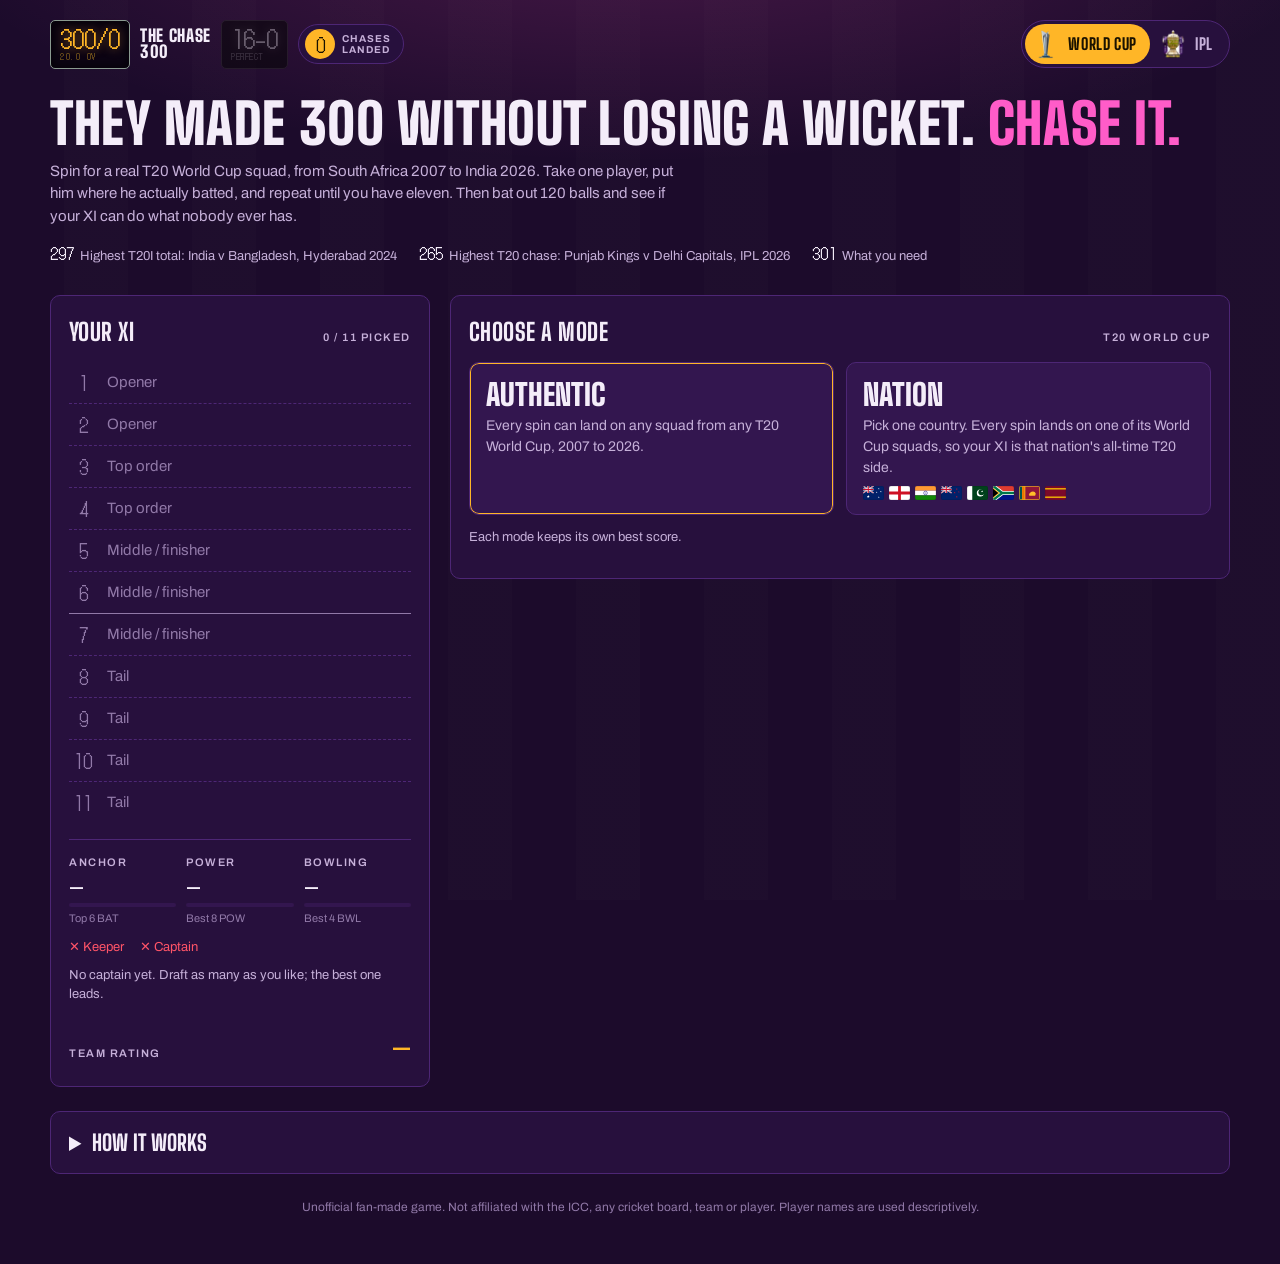
<file: index.html>
<!doctype html>
<html lang="en">
<head>
<meta charset="utf-8">
<meta name="viewport" content="width=device-width, initial-scale=1, viewport-fit=cover">
<title>The Chase 300</title>
<meta name="description" content="The opposition made 300/0. Draft an XI from every T20 World Cup squad and every IPL season, and chase 301 in 20 overs.">
<meta name="theme-color" content="#0a1812">
<meta property="og:title" content="The Chase 300">
<meta property="og:description" content="Draft T20 World Cup and IPL legends and chase cricket's impossible 301.">
<meta property="og:type" content="website">
<link rel="icon" href="favicon.svg" type="image/svg+xml">
<link rel="preconnect" href="https://fonts.googleapis.com">
<link rel="preconnect" href="https://fonts.gstatic.com" crossorigin>
<link rel="stylesheet" href="https://fonts.googleapis.com/css2?family=Archivo:wght@400;500;600;700&family=Big+Shoulders+Display:wght@600;800;900&family=DotGothic16&display=swap">
<link rel="stylesheet" href="css/style.css">
</head>
<body>
<div class="wrap">
  <header class="topbar">
    <div class="brand">
    <button class="logo game on" id="home" type="button" title="Start over" aria-label="The Chase 300. Start a new draft">
      <span class="mini-board chase" aria-hidden="true"><b>300/0</b><small>20.0 OV</small></span>
      <span class="logo-t">The Chase<br>300</span>
    </button>
    <a class="game off" href="perfect-ssn.html" title="Play Perfect Season" aria-label="Play Perfect Season">
      <span class="mini-board season" aria-hidden="true"><b>16-0</b><small>PERFECT</small></span>
    </a>
    <button class="mychases" id="mychases" type="button" aria-label="My successful chases"></button>
    </div>
    <div class="comp" role="group" aria-label="Edition" id="comp"></div>
  </header>
  <section class="hero">
    <h1>They made 300 without losing a wicket. <em>Chase it.</em></h1>
    <p id="blurb">Spin for a real squad, take one player, put him where he actually batted, and repeat until you have eleven. Then bat out 120 balls and see if your XI can do what nobody ever has.</p>
    <div class="facts" id="facts"><span><b>301</b>What you need</span></div>
  </section>

  <div class="grid">
    <section class="panel" aria-labelledby="xi-h">
      <div class="ph"><h2 id="xi-h">Your XI</h2><span class="lbl num" id="picked">0 / 11 picked</span></div>
      <ol class="lineup" id="lineup"></ol>
      <div class="ratings">
        <div class="meter"><div class="lbl">Anchor</div><div class="v num" id="r-anc">–</div><div class="bar"><i id="b-anc"></i></div><small>Top 6 BAT</small></div>
        <div class="meter"><div class="lbl">Power</div><div class="v num" id="r-pow">–</div><div class="bar"><i id="b-pow"></i></div><small>Best 8 POW</small></div>
        <div class="meter"><div class="lbl">Bowling</div><div class="v num" id="r-bwl">–</div><div class="bar"><i id="b-bwl"></i></div><small>Best 4 BWL</small></div>
      </div>
      <div class="checks"><span id="ck-k" class="no">✕ Keeper</span><span id="ck-c" class="no">✕ Captain</span></div>
      <div class="capline" id="capline"></div>
      <div class="ovr"><span class="lbl">Team rating</span><span class="v num" id="r-ovr">–</span></div>
    </section>

    <section class="panel play" id="play" aria-live="polite"></section>
  </div>

  <section class="panel" id="honours" hidden aria-labelledby="hb-h">
    <div class="ph"><h2 id="hb-h">Honours board</h2><span class="lbl">Top 10 chases, all players</span></div>
    <ol class="board-list" id="board-list"><li><span class="who">Loading…</span><span></span></li></ol>
  </section>

  <details class="how">
    <summary>How it works</summary>
    <div class="howgrid">
      <div><h4>The draft</h4><p>Each spin lands on one squad from one season: a T20 World Cup team or an IPL franchise, depending on the switch at the top. Pick one player and drop him into a slot he really batted in. Picks are final. You get 3 re-rolls per draft, and a squad with nobody who fits your open slots gives you a free spin.</p></div>
      <div><h4>BAT · Anchor</h4><p>How long he stays in. Only your top six count. A 300 chase dies fast if the top order is gone in the powerplay.</p></div>
      <div><h4>POW · Power</h4><p>Strike rate and six-hitting. Your eight biggest hitters count, wherever they bat, so a slugger at number nine still helps.</p></div>
      <div><h4>BWL · Bowling</h4><p>Your four best bowlers, wherever they bat. They conceded 300, but legends in the dugout lift the side: fewer soft dismissals, more boundaries.</p></div>
      <div><h4>Golden cards</h4><p>The Player of the Tournament from each World Cup, and the MVP from each IPL season, has a gold card. Spot one, grab him.</p></div>
      <div><h4>Captain</h4><p>Every captain carries a hidden captaincy rating. Draft as many captains as you like; the one with the best rating leads automatically. When a wicket falls, the side wobbles for a couple of overs, and a great leader keeps that wobble small. No captain at all and collapses come in clusters.</p></div>
      <div><h4>Keeper</h4><p>No gloveman costs you a small penalty in the chase.</p></div>
      <div><h4>Ratings</h4><p>Every card is a player at one tournament, so Kohli 2014 and Kohli 2022 are different cards. Numbers are fan estimates from form and reputation in that event, not official data. <span class="t95">95+ gold</span>, <span class="t90">90+ purple</span>, <span class="t85">85+ green</span>.</p></div>
    </div>
  </details>
  <div class="overlay" id="myov" hidden role="dialog" aria-modal="true" aria-labelledby="my-title">
  <div class="modal">
    <div class="ph"><h2 id="my-title">My chases</h2><button class="closebtn" id="my-close" aria-label="Close">×</button></div>
    <div id="my-body"></div>
  </div>
</div>
<footer>Unofficial fan-made game. Not affiliated with the ICC, any cricket board, team or player. Player names are used descriptively. <span id="best"></span></footer>
</div>

<script src="js/config.js"></script>
<script src="js/engine.js"></script>
<script src="js/share.js"></script>
<script src="js/flags.js"></script>
<script src="js/app.js"></script>
</body>
</html>
</file>
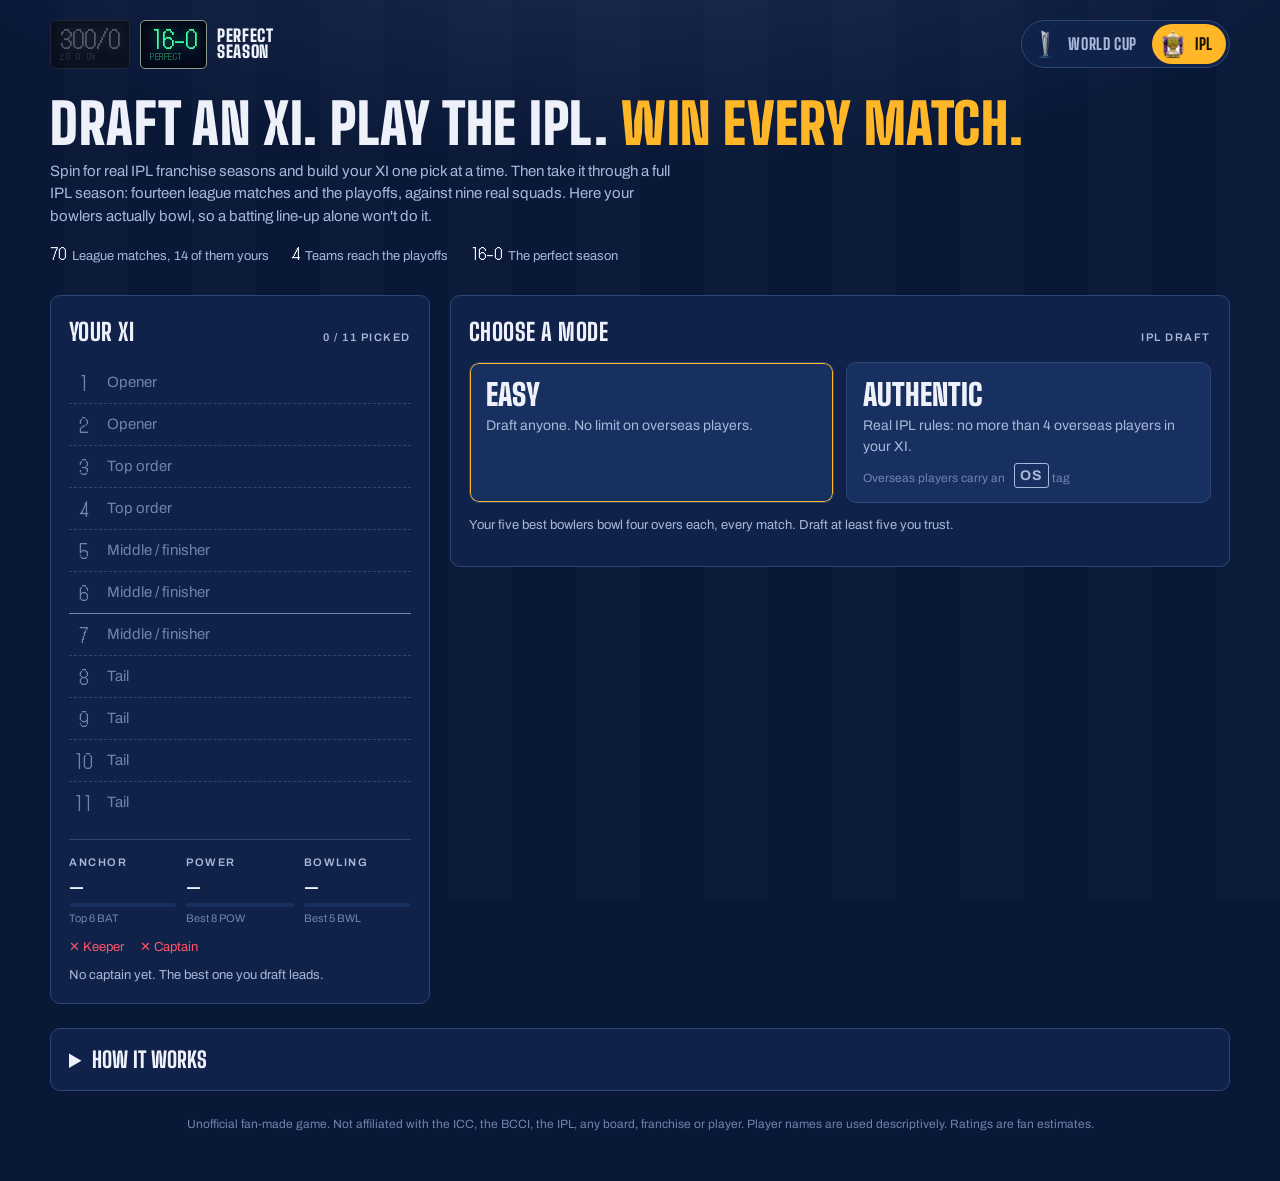
<file: perfect-ssn.html>
<!doctype html>
<html lang="en" data-edition="ipl">
<head>
<meta charset="utf-8">
<meta name="viewport" content="width=device-width, initial-scale=1, viewport-fit=cover">
<title>Perfect Season</title>
<meta name="description" content="Draft an XI, then play a full simulated IPL season or T20 World Cup with every stat. Can you win every match?">
<meta name="theme-color" content="#0a1838">
<meta property="og:title" content="Perfect Season">
<meta property="og:description" content="Draft IPL legends and try to win every match of the season.">
<meta property="og:type" content="website">
<link rel="icon" href="favicon.svg" type="image/svg+xml">
<link rel="preconnect" href="https://fonts.googleapis.com">
<link rel="preconnect" href="https://fonts.gstatic.com" crossorigin>
<link rel="stylesheet" href="https://fonts.googleapis.com/css2?family=Archivo:wght@400;500;600;700&family=Big+Shoulders+Display:wght@600;800;900&family=DotGothic16&display=swap">
<link rel="stylesheet" href="css/style.css">
</head>
<body>
<div class="wrap">
  <header class="topbar">
    <div class="brand">
    <a class="game off" href="index.html" title="Play The Chase 300" aria-label="Play The Chase 300">
      <span class="mini-board chase" aria-hidden="true"><b>300/0</b><small>20.0 OV</small></span>
    </a>
    <button class="logo game on" id="home" type="button" title="Start over" aria-label="Perfect Season. Start a new draft">
      <span class="mini-board season" aria-hidden="true"><b>16-0</b><small>PERFECT</small></span>
      <span class="logo-t">Perfect<br>Season</span>
    </button>
    </div>
    <div class="comp" role="group" aria-label="Edition" id="comp"></div>
  </header>
  <section class="hero">
    <h1>Draft an XI. <span id="h1-comp">Play the IPL.</span> <em>Win every match.</em></h1>
    <p id="blurb">Spin for real IPL franchise seasons and build your XI one pick at a time. Then take it through a full IPL season: fourteen league matches and the playoffs, against nine real squads. Here your bowlers actually bowl, so a batting line-up alone won't do it.</p>
    <div class="facts" id="facts"><span><b>70</b>League matches, 14 of them yours</span><span><b>4</b>Teams reach the playoffs</span><span><b>16-0</b>The perfect season</span></div>
  </section>

  <div class="grid">
    <section class="panel" aria-labelledby="xi-h">
      <div class="ph"><h2 id="xi-h">Your XI</h2><span class="lbl num" id="picked">0 / 11 picked</span></div>
      <ol class="lineup" id="lineup"></ol>
      <div class="ratings">
        <div class="meter"><div class="lbl">Anchor</div><div class="v num" id="r-anc">–</div><div class="bar"><i id="b-anc"></i></div><small>Top 6 BAT</small></div>
        <div class="meter"><div class="lbl">Power</div><div class="v num" id="r-pow">–</div><div class="bar"><i id="b-pow"></i></div><small>Best 8 POW</small></div>
        <div class="meter"><div class="lbl">Bowling</div><div class="v num" id="r-bwl">–</div><div class="bar"><i id="b-bwl"></i></div><small>Best 5 BWL</small></div>
      </div>
      <div class="checks"><span id="ck-k" class="no">✕ Keeper</span><span id="ck-c" class="no">✕ Captain</span></div>
      <div class="capline" id="capline"></div>
    </section>

    <section class="panel play" id="play" aria-live="polite"></section>
  </div>

  <details class="how">
    <summary>How it works</summary>
    <div class="howgrid">
      <div><h4>The draft</h4><p>Each spin lands on one squad from one season: an IPL franchise or a World Cup team, depending on the edition you pick at the top. Pick one player and drop him into a slot he really batted in. Picks are final. You get 3 re-rolls, and a squad with nobody who fits gives you a free spin.</p></div>
      <div><h4>Modes</h4><p>IPL: Easy lets you draft anyone, Authentic allows at most 4 overseas players. World Cup: Authentic spins any squad, Nation sticks to one country's squads.</p></div>
      <div><h4>IPL season</h4><p>Ten teams: yours and nine real IPL squads from random years. Everyone plays 14 league matches, 70 in all. The top four go to Qualifier 1, the Eliminator, Qualifier 2 and the final.</p></div>
      <div><h4>World Cup</h4><p>Ten teams: yours and nine real national squads. Everyone plays everyone once, 45 matches in all. The top four go to the semi-finals (1st v 4th, 2nd v 3rd), then the final.</p></div>
      <div><h4>Batting</h4><p>BAT decides how long a batter lasts, POW how fast he scores. Line-up order matters: openers face the new ball, finishers arrive at the death.</p></div>
      <div><h4>Bowling</h4><p>Your five best BWL ratings bowl four overs each. The top two share the powerplay and the death. Good bowlers take wickets and squeeze the run rate; part-timers get hit.</p></div>
      <div><h4>Captain and keeper</h4><p>The best captain you draft leads, and his hidden captaincy rating steadies the side after a wicket. No keeper means more runs leak in the field.</p></div>
      <div><h4>Opponents</h4><p>Each opponent fields its best XI from that year's squad. Any player you drafted is left out of their side, so nobody plays against himself.</p></div>
      <div><h4>Perfect run</h4><p>IPL: all 14 league matches, Qualifier 1 and the final, 16-0. World Cup: all 9 league matches, the semi-final and the final, 11-0. One defeat ends the perfect run, but the trophy is still there to win.</p></div>
    </div>
  </details>
  <footer>Unofficial fan-made game. Not affiliated with the ICC, the BCCI, the IPL, any board, franchise or player. Player names are used descriptively. Ratings are fan estimates. <span id="best"></span></footer>
</div>

<script src="js/config.js"></script>
<script src="js/engine.js"></script>
<script src="js/flags.js"></script>
<script src="js/season-engine.js"></script>
<script src="js/season.js"></script>
</body>
</html>
</file>
<file: css/style.css>
*,*::before,*::after{box-sizing:border-box}
html,body{margin:0}
img{max-width:100%}
[hidden]{display:none!important}
/* Floodlit night match: turf-dark ground, chalk lines, amber LED scoreboard. Two-panel board: line-up left, play area right. */
:root{
  --turf:#0a1812; --turf-2:#10241b; --turf-3:#173226; --line:#2a4a3a;
  --chalk:#ebe6d6; --chalk-dim:#9fb3a7; --chalk-faint:#647d70;
  --accent:#ffb627; --on-accent:#1a1200; --board:#050b08; --glow:rgba(255,240,200,.09);
  --led:#ffb627; --gold:#e8b931; --gold-hi:#ffd866; --led-dim:#7a5a1c; --wkt:#ff5468; --four:#7fd6ff; --good:#7ee2a0; --tier-gold:#ffd24a; --tier-glow:rgba(255,210,74,.35); --tier-purple:#c39bff; --tier-green:#6fe39a; --notout:#7fd6ff;
  --f-display:"Big Shoulders Display","Arial Narrow",Impact,sans-serif;
  --f-body:"Archivo",system-ui,-apple-system,"Segoe UI",sans-serif;
  --f-led:"DotGothic16","Courier New",monospace;
  color-scheme:dark;
}
/* IPL edition: night match under blue floodlights */
:root[data-edition="ipl"]{
  --turf:#0a1838; --turf-2:#10224a; --turf-3:#17305f; --line:#2b4778;
  --chalk:#eef1fa; --chalk-dim:#a9b7d8; --chalk-faint:#7083ad;
  --board:#050c20; --glow:rgba(150,190,255,.12);
}
/* World Cup edition: purple-magenta night with a pink floodlight glow */
:root[data-edition="wc"]{
  --turf:#1c0b2b; --turf-2:#27103d; --turf-3:#33164f; --line:#4d2675;
  --chalk:#f4edf9; --chalk-dim:#c6b0d9; --chalk-faint:#9179a8;
  --board:#0c0414; --glow:rgba(255,80,190,.2); --emph:#ff5cc8; --tier-purple:#dcbcff;
}
/* surfaces that are always dark scoreboards keep light ink in every edition */
.board,.reel,.score,.mini-board,.pc.pott{--chalk:#ebe6d6; --chalk-dim:#b9c4bd; --chalk-faint:#8a9a90; --gold-hi:#ffd866; --tier-gold:#ffd24a; --tier-glow:rgba(255,210,74,.35); --tier-purple:#c9a6ff; --tier-green:#7ee8a4; --four:#7fd6ff; --wkt:#ff5468}
html{background:var(--turf)}
body{background:var(--turf);background-attachment:fixed;transition:background-color .35s;color:var(--chalk);font-family:var(--f-body);font-size:15px;line-height:1.5;
  padding-left:max(16px,env(safe-area-inset-left,0px));padding-right:max(16px,env(safe-area-inset-right,0px));padding-block:20px 48px;
  background-image:var(--sheen,linear-gradient(transparent,transparent)),radial-gradient(ellipse 80% 40% at 50% -10%,var(--glow),transparent 70%),repeating-linear-gradient(90deg,transparent 0 64px,rgba(255,255,255,.012) 64px 128px)}
.wrap{max-width:1180px;margin:0 auto;display:flex;flex-direction:column;gap:24px}
button{font:inherit;color:inherit;cursor:pointer}
button:focus-visible{outline:2px solid var(--accent);outline-offset:2px}
.lbl{font-size:11px;letter-spacing:.14em;text-transform:uppercase;color:var(--chalk-dim);font-weight:600}
.num{font-variant-numeric:tabular-nums}

/* hero */
.hero{display:grid;grid-template-columns:auto 1fr;gap:28px;align-items:center;padding-block:8px 4px}
.board{background:var(--board);border:1px solid var(--line);border-radius:6px;padding:14px 22px 10px;box-shadow:inset 0 0 30px rgba(0,0,0,.8),0 0 0 4px var(--turf-2)}
.board .big{font-family:var(--f-led);color:var(--led);font-size:clamp(64px,13vw,120px);line-height:.9;text-shadow:0 0 18px rgba(255,182,39,.45);letter-spacing:.02em}
.board .sub{font-family:var(--f-led);color:var(--led-dim);font-size:14px;display:flex;justify-content:space-between;gap:16px;margin-top:6px}
.hero h1{font-family:var(--f-display);font-weight:900;font-size:clamp(34px,5.4vw,60px);line-height:.95;margin:0;text-transform:uppercase;text-wrap:balance;letter-spacing:.01em}
.hero h1 em{font-style:normal;color:var(--emph,var(--accent))}
.hero p{margin:10px 0 0;color:var(--chalk-dim);max-width:58ch}
.facts{display:flex;flex-wrap:wrap;gap:8px 22px;margin-top:14px;font-size:13px;color:var(--chalk-dim)}
.facts b{font-family:var(--f-led);color:var(--chalk);font-weight:400;font-size:16px;margin-right:6px}

/* main grid */
.grid{display:grid;grid-template-columns:minmax(0,380px) minmax(0,1fr);gap:20px;align-items:start}
.panel{background:var(--turf-2);border:1px solid var(--line);border-radius:10px;padding:18px;min-width:0}
.panel h2{font-family:var(--f-display);font-weight:800;text-transform:uppercase;font-size:24px;margin:0;letter-spacing:.02em}
.ph{display:flex;justify-content:space-between;align-items:baseline;gap:12px;margin-bottom:12px;flex-wrap:wrap}

/* lineup */
.lineup{list-style:none;margin:0;padding:0;display:flex;flex-direction:column}
.lineup li{display:grid;grid-template-columns:28px minmax(0,1fr) auto;gap:10px;align-items:center;padding:7px 0;border-top:1px dashed var(--line)}
.lineup li:first-child{border-top:0}
.lineup li.cut{border-top:1px solid var(--chalk-faint)}
.slotn{font-family:var(--f-led);font-size:18px;color:var(--chalk-faint);text-align:center}
.lineup li.filled .slotn{color:var(--accent)}
.lname{min-width:0}
.lname .n{font-weight:600;white-space:nowrap;overflow:hidden;text-overflow:ellipsis;display:block}
.lname .m{font-size:12px;color:var(--chalk-faint)}
.lineup li.empty .n{color:var(--chalk-faint);font-weight:400}
.lineup li.new{animation:land .6s ease-out}
@keyframes land{from{background:color-mix(in srgb,var(--accent) 22%,transparent)}to{background:transparent}}
.mini{display:flex;gap:6px;font-size:12px}
.mini span{min-width:26px;text-align:right}
.tag{display:inline-block;font-size:10px;font-weight:700;letter-spacing:.06em;padding:1px 5px;border-radius:3px;margin-left:6px;vertical-align:2px;border:1px solid currentColor}
.tag.k{color:var(--four)} .tag.c{color:var(--accent)} .tag.ch{color:var(--good)}
.tag.c.off{opacity:.4}

.ratings{display:grid;grid-template-columns:repeat(3,minmax(0,1fr));gap:10px;margin-top:16px;padding-top:14px;border-top:1px solid var(--line)}
.meter .v{font-family:var(--f-led);font-size:26px;line-height:1.1}
.meter .bar{height:4px;background:var(--turf-3);border-radius:2px;margin-top:4px;overflow:hidden}
.meter .bar i{display:block;height:100%;background:var(--accent);width:0;transition:width .5s}
.meter small{display:block;font-size:11px;color:var(--chalk-faint);margin-top:3px}
.checks{display:flex;gap:16px;margin-top:12px;font-size:13px;color:var(--chalk-dim);flex-wrap:wrap}
.checks .ok{color:var(--good)} .checks .no{color:var(--wkt)}
.ovr{display:flex;justify-content:space-between;align-items:baseline;margin-top:12px}
.ovr .v{font-family:var(--f-led);font-size:34px;color:var(--accent)}

/* tiers */
.t95{color:var(--tier-gold);text-shadow:0 0 10px var(--tier-glow)}
.t90{color:var(--tier-purple)} .t85{color:var(--tier-green)} .t80{color:var(--chalk-dim)} .t0{color:var(--chalk-faint)}

/* wheel + squad */
.wheel{display:grid;grid-template-columns:minmax(0,1fr) auto;gap:14px;align-items:center}
.reel{background:var(--board);border:1px solid var(--line);border-radius:6px;padding:12px 16px;font-family:var(--f-led);color:var(--led);font-size:clamp(20px,3.4vw,30px);min-height:62px;display:flex;align-items:center;gap:12px;text-shadow:0 0 12px rgba(255,182,39,.35);overflow:hidden;white-space:nowrap}
.reel .yr{color:var(--chalk)}
.reel.idle{color:var(--led-dim);text-shadow:none}
.btn{background:var(--accent);color:var(--on-accent);border:0;border-radius:6px;padding:12px 20px;font-family:var(--f-display);font-weight:800;font-size:20px;text-transform:uppercase;letter-spacing:.04em;white-space:nowrap}
.btn:hover{filter:brightness(1.08)}
.btn:disabled{opacity:.35;cursor:not-allowed;filter:none}
.btn.ghost{background:transparent;color:var(--chalk);border:1px solid var(--chalk-faint)}
.btn.sm{font-size:15px;padding:8px 14px}
.row{display:flex;gap:10px;flex-wrap:wrap;align-items:center}
.note{font-size:13px;color:var(--chalk-dim)}
.squadhead{display:flex;justify-content:space-between;align-items:baseline;gap:10px;margin:18px 0 10px;flex-wrap:wrap}
.squadhead h3{margin:0;font-family:var(--f-display);font-weight:800;font-size:26px;text-transform:uppercase}
.cards{display:grid;grid-template-columns:repeat(auto-fill,minmax(210px,1fr));gap:10px}
.pc{background:var(--turf-3);border:1px solid var(--line);border-radius:8px;padding:11px 12px;display:flex;flex-direction:column;gap:6px;min-width:0}
.pc.dis{opacity:.42}
.pc .n{font-weight:700;line-height:1.25}
.pc .meta{font-size:12px;color:var(--chalk-faint)}
.pc .stats{display:grid;grid-template-columns:repeat(3,1fr);gap:4px;font-size:12px}
.pc .stats div{display:flex;flex-direction:column}
.pc .stats b{font-family:var(--f-led);font-weight:400;font-size:20px;line-height:1.1;align-self:flex-start}
.pc .stats small{font-size:10px;letter-spacing:.1em;color:var(--chalk-faint)}
.slots{display:flex;gap:6px;align-items:center;flex-wrap:wrap;margin-top:2px}
.slots span{font-size:12px;color:var(--chalk-dim)}
.slots button{background:transparent;border:1px solid var(--accent);color:var(--accent);border-radius:4px;min-width:34px;padding:3px 8px;font-family:var(--f-led);font-size:16px}
.slots button:hover{background:var(--accent);color:var(--on-accent)}
.why{font-size:12px;color:var(--chalk-faint)}
.pc.pott{background:linear-gradient(140deg,#3d2c06 0%,#7a5810 38%,#4a3507 62%,#2a1f05 100%);border-color:var(--gold);box-shadow:0 0 0 1px rgba(255,214,102,.35),0 0 22px rgba(255,190,40,.18);position:relative;overflow:hidden}
.pc.pott::after{content:"";position:absolute;inset:0;background:linear-gradient(115deg,transparent 30%,rgba(255,245,200,.22) 45%,transparent 60%);transform:translateX(-100%);animation:shine 3.2s ease-in-out infinite;pointer-events:none}
@keyframes shine{0%,55%{transform:translateX(-100%)}100%{transform:translateX(100%)}}
.pc.pott .n{color:var(--gold-hi)}
.pc.pott .meta,.pc.pott .stats small,.pc.pott .slots span{color:#e9cf8f}
.gold{font-size:10px;font-weight:700;letter-spacing:.14em;text-transform:uppercase;color:#2a1c00;background:var(--gold-hi);align-self:flex-start;padding:2px 7px;border-radius:3px}
.lineup li.pott .n{color:var(--gold-hi)}
.lineup li.pott .slotn{color:var(--gold-hi)}
.star{color:var(--gold-hi);margin-right:5px}
.empty-state{border:1px dashed var(--line);border-radius:8px;padding:28px 18px;text-align:center;color:var(--chalk-dim);margin-top:16px}

/* chase */
.score{display:grid;grid-template-columns:repeat(4,minmax(0,1fr));gap:1px;background:var(--line);border:1px solid var(--line);border-radius:6px;overflow:hidden}
.score>div{background:var(--board);padding:10px 12px}
.score .v{font-family:var(--f-led);font-size:clamp(22px,3.6vw,36px);color:var(--led);line-height:1.1;text-shadow:0 0 12px rgba(255,182,39,.3)}
.score .v.w{color:var(--chalk)}
.ticker{display:flex;gap:6px;margin:12px 0;min-height:34px;flex-wrap:wrap}
.ball{width:32px;height:32px;border-radius:50%;display:grid;place-items:center;font-family:var(--f-led);font-size:15px;background:var(--turf-3);border:1px solid var(--line)}
.ball.b4{background:var(--four);color:var(--turf);border-color:var(--four)}
.ball.b6{background:var(--accent);color:var(--on-accent);border-color:var(--accent)}
.ball.bW{background:var(--wkt);color:var(--turf);border-color:var(--wkt)}
.ball.bx{font-size:11px}
.chasegrid{display:grid;grid-template-columns:minmax(0,1fr) minmax(0,1fr);gap:16px;margin-top:6px}
.crease{display:flex;flex-direction:column;gap:4px;font-size:14px}
.crease div{display:flex;justify-content:space-between;gap:10px}
.crease .on{color:var(--accent)}
.feed{list-style:none;margin:0;padding:0;max-height:300px;overflow:auto;display:flex;flex-direction:column;gap:6px;font-size:14px}
.feed li{display:grid;grid-template-columns:42px minmax(0,1fr);gap:8px;padding:5px 0;border-bottom:1px dashed var(--line)}
.feed .ov{font-family:var(--f-led);color:var(--chalk-faint)}
.feed .e6{color:var(--accent)} .feed .e4{color:var(--four)} .feed .eW{color:var(--wkt)}
.worm svg{width:100%;height:auto;display:block}
.speed{display:flex;gap:6px}
.speed button{background:transparent;border:1px solid var(--line);border-radius:4px;padding:5px 10px;font-size:13px;color:var(--chalk-dim)}
.speed button[aria-pressed="true"]{border-color:var(--accent);color:var(--accent)}

/* result */
.verdict{border-left:4px solid var(--accent);padding:4px 0 4px 16px;margin:16px 0}
.verdict.lost{border-color:var(--wkt)}
.verdict h3{font-family:var(--f-display);font-weight:900;font-size:clamp(30px,5vw,46px);text-transform:uppercase;margin:0;line-height:1}
.verdict p{margin:6px 0 0;color:var(--chalk-dim);max-width:62ch}
.tablewrap{overflow-x:auto;margin-top:10px}
table{width:100%;border-collapse:collapse;font-size:14px;min-width:460px}
th{font-size:11px;letter-spacing:.1em;text-transform:uppercase;color:var(--chalk-faint);font-weight:600;text-align:right;padding:6px 8px;border-bottom:1px solid var(--line)}
th:first-child,th:nth-child(2){text-align:left}
td{padding:6px 8px;border-bottom:1px dashed var(--line);text-align:right;font-variant-numeric:tabular-nums}
td:first-child{text-align:left;font-weight:600}
td:nth-child(2){text-align:left;color:var(--chalk-dim);font-size:13px}
tr.dnb td{color:var(--chalk-faint);font-weight:400}
tr.notout td{color:var(--notout)}
tr.notout td:nth-child(2){color:var(--notout);font-weight:600}
tfoot td{font-weight:700;border-bottom:0}
.fow{font-size:13px;color:var(--chalk-dim);margin-top:10px}

details.how{background:var(--turf-2);border:1px solid var(--line);border-radius:10px;padding:14px 18px}
details.how summary{cursor:pointer;font-family:var(--f-display);font-weight:800;font-size:22px;text-transform:uppercase}
.howgrid{display:grid;grid-template-columns:repeat(auto-fit,minmax(220px,1fr));gap:18px;margin-top:14px;font-size:14px;color:var(--chalk-dim)}
.howgrid h4{margin:0 0 4px;color:var(--chalk);font-size:15px}
.howgrid p{margin:0}
footer{font-size:12px;color:var(--chalk-faint);text-align:center}

@media (max-width:860px){
  .grid{grid-template-columns:minmax(0,1fr)}
  .hero{grid-template-columns:minmax(0,1fr)}
  .chasegrid{grid-template-columns:minmax(0,1fr)}
  .play{order:-1}
}
@media (max-width:520px){
  .wheel{grid-template-columns:minmax(0,1fr)}
  .score{grid-template-columns:repeat(2,minmax(0,1fr))}
  .cards{grid-template-columns:minmax(0,1fr)}
}
@media (prefers-reduced-motion:reduce){*{animation:none!important;transition:none!important}}

/* honours board */
.board-list{list-style:none;margin:0;padding:0;counter-reset:hb}
.board-list li{display:grid;grid-template-columns:30px minmax(0,1fr) auto;gap:10px;align-items:baseline;padding:8px 0;border-top:1px dashed var(--line)}
.board-list li:first-child{border-top:0}
.board-list li::before{counter-increment:hb;content:counter(hb);font-family:var(--f-led);color:var(--chalk-faint);font-size:18px}
.board-list .who{min-width:0;overflow:hidden;text-overflow:ellipsis;white-space:nowrap;font-weight:600}
.board-list .who small{display:block;font-weight:400;color:var(--chalk-faint);font-size:12px;white-space:nowrap;overflow:hidden;text-overflow:ellipsis}
.board-list .sc{font-family:var(--f-led);font-size:20px}
.board-list .sc.won{color:var(--gold-hi)}
.submit{display:flex;gap:8px;flex-wrap:wrap;margin-top:14px;align-items:center}
.submit input{background:var(--turf);border:1px solid var(--line);border-radius:6px;color:var(--chalk);padding:10px 12px;font:inherit;min-width:0;flex:1 1 180px}
.submit input:focus-visible{outline:2px solid var(--accent);outline-offset:1px}
.capline{font-size:13px;color:var(--chalk-dim);margin-top:8px}

/* top bar: small scoreboard logo (resets the game) + edition picker */
.topbar{display:flex;justify-content:space-between;align-items:center;gap:12px;flex-wrap:wrap}
.logo{display:flex;align-items:center;gap:10px;background:none;border:0;padding:4px;margin:-4px;border-radius:8px;color:var(--chalk);text-align:left}
.logo:hover .mini-board{border-color:var(--accent)}
.mini-board{display:flex;flex-direction:column;align-items:flex-start;background:var(--board);border:1px solid var(--line);border-radius:5px;padding:5px 9px 4px;box-shadow:inset 0 0 12px rgba(0,0,0,.8)}
.mini-board b{font-family:var(--f-led);font-weight:400;color:var(--led);font-size:24px;line-height:1;text-shadow:0 0 10px rgba(255,182,39,.45)}
.mini-board small{font-family:var(--f-led);color:var(--led-dim);font-size:9px;letter-spacing:.06em}
.logo-t{font-family:var(--f-display);font-weight:900;font-size:17px;line-height:.95;text-transform:uppercase;letter-spacing:.04em}
.comp{display:inline-flex;border:1px solid var(--line);border-radius:999px;background:var(--turf-2);padding:3px;gap:2px}
.comp button{display:flex;align-items:center;gap:7px;background:transparent;border:0;border-radius:999px;padding:5px 13px 5px 6px;font-family:var(--f-display);font-weight:800;font-size:16px;letter-spacing:.04em;text-transform:uppercase;color:var(--chalk-dim)}
.comp button img{width:30px;height:30px;display:block;flex:none;object-fit:contain}
.comp button[aria-pressed="true"]{background:var(--accent);color:var(--on-accent)}
.comp button:not([aria-pressed="true"]):hover:not(:disabled){color:var(--chalk)}
.comp button:disabled:not([aria-pressed="true"]){opacity:.45;cursor:not-allowed}
.hero{display:block;padding-block:4px}
.hero h1{font-size:clamp(32px,5vw,56px)}
.hero p{max-width:70ch}
@media (max-width:520px){.logo-t{display:none}.topbar{gap:8px}.brand{gap:7px}.comp{padding:2px}.comp button{gap:4px;padding:3px 9px 3px 3px;font-size:13px;letter-spacing:.02em}.comp button img{width:24px;height:24px}}

/* IPL modes */
.tag.os{color:var(--chalk-dim)}
.modes{display:grid;grid-template-columns:repeat(2,minmax(0,1fr));gap:12px;margin-top:4px}
.mode{display:flex;flex-direction:column;gap:6px;align-items:flex-start;text-align:left;background:var(--turf-3);border:1px solid var(--line);border-radius:10px;padding:16px 16px 14px;color:var(--chalk)}
.mode:hover{border-color:var(--accent)}
.mode.last{box-shadow:inset 0 0 0 1px var(--accent)}
.mode b{font-family:var(--f-display);font-weight:900;font-size:30px;text-transform:uppercase;line-height:1}
.mode span{color:var(--chalk-dim);font-size:14px}
.mode small{color:var(--chalk-faint);font-size:12px}
.modechip{display:inline-block;padding:1px 7px;border-radius:999px;border:1px solid currentColor;letter-spacing:.08em}
@media (max-width:520px){.modes{grid-template-columns:minmax(0,1fr)}}

.modechip{display:inline-flex;align-items:center;gap:6px;vertical-align:middle}
.modechip .flag{width:18px;height:12px}
.flag{display:block;flex:none;border-radius:2px;overflow:hidden}
.flagrow{display:flex;gap:5px;flex-wrap:wrap;margin-top:2px}
.flagrow .flag{width:21px;height:14px}
.nations{display:grid;grid-template-columns:repeat(auto-fill,minmax(170px,1fr));gap:8px}
.nation{display:grid;grid-template-columns:auto minmax(0,1fr);grid-template-rows:auto auto;column-gap:10px;align-items:center;text-align:left;background:var(--turf-3);border:1px solid var(--line);border-radius:8px;padding:10px 12px;color:var(--chalk)}
.nation:hover{border-color:var(--accent)}
.nation .flag{grid-row:span 2;width:30px;height:20px}
.nation .nn{font-weight:700;font-size:15px;white-space:nowrap;overflow:hidden;text-overflow:ellipsis}
.nation .nc{font-size:12px;color:var(--chalk-faint)}
.linkbtn{background:none;border:0;padding:0;color:var(--chalk-dim);text-decoration:underline;font-size:13px}
.linkbtn:hover{color:var(--chalk)}

/* My chases */
.brand{display:flex;align-items:center;gap:10px}
.mychases{display:flex;align-items:center;gap:7px;background:var(--turf-2);border:1px solid var(--line);border-radius:999px;padding:4px 12px 4px 6px;color:var(--chalk)}
.mychases:hover{border-color:var(--accent)}
.mc-n{display:grid;place-items:center;min-width:30px;height:30px;padding:0 6px;border-radius:999px;background:var(--accent);color:var(--on-accent);font-family:var(--f-led);font-size:18px}
.mc-l{font-size:10px;line-height:1.15;letter-spacing:.1em;text-transform:uppercase;color:var(--chalk-dim);font-weight:700;text-align:left}
.mychases.pulse .mc-n{animation:pop .9s ease-out}
@keyframes pop{0%{transform:scale(1)}30%{transform:scale(1.35)}100%{transform:scale(1)}}
.overlay{position:fixed;inset:0;z-index:50;background:rgba(0,0,0,.62);display:flex;align-items:flex-start;justify-content:center;
  padding:max(24px,env(safe-area-inset-top,0px)) max(12px,env(safe-area-inset-right,0px)) max(24px,env(safe-area-inset-bottom,0px)) max(12px,env(safe-area-inset-left,0px));overflow:auto}
.modal{width:min(820px,100%);background:var(--turf-2);border:1px solid var(--line);border-radius:12px;padding:18px;box-shadow:0 20px 60px rgba(0,0,0,.5)}
.modal .ph{margin-bottom:10px}
.closebtn{background:none;border:1px solid var(--line);border-radius:999px;width:34px;height:34px;font-size:18px;line-height:1;color:var(--chalk)}
.closebtn:hover{border-color:var(--accent)}
body.noscroll{overflow:hidden}
.mylist{list-style:none;margin:10px 0 0;padding:0;display:flex;flex-direction:column;gap:8px}
.mylist button{width:100%;display:grid;grid-template-columns:auto minmax(0,1fr) auto;gap:14px;align-items:center;text-align:left;background:var(--turf-3);border:1px solid var(--line);border-radius:8px;padding:10px 14px;color:var(--chalk)}
.mylist button:hover{border-color:var(--accent)}
.ml-s{font-family:var(--f-led);font-size:24px;color:var(--gold-hi)}
.ml-m{min-width:0;display:flex;flex-direction:column}
.ml-m small{color:var(--chalk-faint);font-size:12px;white-space:nowrap;overflow:hidden;text-overflow:ellipsis}
.ml-d{font-size:12px;color:var(--chalk-dim);white-space:nowrap}
@media (max-width:520px){.mc-l{display:none}.mychases{padding-right:6px}.ml-d{display:none}}

/* Perfect Season */
body.in-season .grid{grid-template-columns:minmax(0,1fr)}
body.in-season .grid>.panel:first-child{display:none}
.attack{margin:14px 0;padding:12px 14px;border:1px solid var(--line);border-radius:8px;background:var(--turf-3)}
.attack ul{list-style:none;margin:8px 0 0;padding:0;display:grid;grid-template-columns:repeat(auto-fill,minmax(170px,1fr));gap:4px 18px}
.attack li{display:flex;justify-content:space-between;gap:10px;font-size:14px}
.attack li b{font-family:var(--f-led);font-weight:400;font-size:17px}
.note.warn{color:var(--wkt);margin:8px 0 0}
.namefield{display:flex;flex-direction:column;gap:6px;margin:12px 0;max-width:320px}
.namefield input{background:var(--turf);border:1px solid var(--line);border-radius:6px;color:var(--chalk);padding:10px 12px;font:inherit;font-weight:700}
.namefield input:focus-visible{outline:2px solid var(--accent);outline-offset:1px}
.seasonbar{display:flex;gap:10px 16px;align-items:center;flex-wrap:wrap;margin:14px 0 12px}
.perfect{font-family:var(--f-display);font-weight:800;text-transform:uppercase;letter-spacing:.06em;font-size:15px;padding:4px 12px;border-radius:999px;border:1px solid currentColor}
.perfect.on{color:var(--gold-hi)}
.perfect.off{color:var(--chalk-faint)}
.tabs{display:flex;gap:4px;margin-top:20px;border-bottom:1px solid var(--line);overflow-x:auto}
.tabs button{background:none;border:0;border-bottom:3px solid transparent;padding:9px 14px;font-family:var(--f-display);font-weight:800;font-size:17px;text-transform:uppercase;letter-spacing:.04em;color:var(--chalk-faint);white-space:nowrap}
.tabs button[aria-selected="true"]{color:var(--chalk);border-bottom-color:var(--accent)}
.tabbody{margin-top:14px;display:flex;flex-direction:column;gap:8px}
.match{border:1px solid var(--line);border-radius:8px;background:var(--turf-3)}
.match summary{display:grid;grid-template-columns:auto minmax(0,1fr) auto;gap:12px;align-items:center;padding:10px 14px;cursor:pointer;list-style:none}
.match summary::-webkit-details-marker{display:none}
.match .res{width:30px;height:30px;border-radius:50%;display:grid;place-items:center;font-family:var(--f-display);font-weight:900;font-size:16px;background:var(--good);color:var(--turf)}
.match.lost .res{background:var(--wkt)}
.match .mm{min-width:0;display:flex;flex-direction:column}
.match .mm small{color:var(--chalk-dim);font-size:13px}
.match .mm small small{color:var(--chalk-faint)}
.match .mr{font-size:13px;color:var(--chalk-dim);text-align:right}
.match .mbody{padding:0 14px 14px;border-top:1px dashed var(--line)}
.two{display:grid;grid-template-columns:repeat(2,minmax(0,1fr));gap:8px 20px}
table.mini-t,table.lg{min-width:0}
table.mini-t{font-size:13px}
table.mini-t td:nth-child(2),table.lg td:nth-child(2){text-align:right;color:inherit;font-size:inherit}
table.mini-t th:nth-child(2),table.lg th:nth-child(2){text-align:right}
table.lg{min-width:520px}
table.lg td:first-child{white-space:nowrap}
table.lg.league td:nth-child(2),table.lg.league th:nth-child(2){text-align:left;font-weight:600}
table.lg.league td:first-child{font-weight:400;color:var(--chalk-faint);width:1%}
tr.me td{background:color-mix(in srgb,var(--accent) 14%,transparent);font-weight:700}
tr.cutline td{border-bottom:2px solid var(--accent)}
.awards{display:grid;grid-template-columns:repeat(auto-fill,minmax(210px,1fr));gap:10px}
.award{border:1px solid var(--line);border-radius:8px;background:var(--turf-3);padding:12px 14px;display:flex;flex-direction:column;gap:3px}
.award b{font-size:17px;line-height:1.25}
.award b small{display:block;font-weight:400;font-size:12px;color:var(--chalk-faint)}
.award.orange{border-color:#ff8a1f} .award.orange .lbl{color:#ff9a3c}
.award.purple{border-color:#a56bff} .award.purple .lbl{color:#b98cff}
.award.gold-a{border-color:var(--gold)} .award.gold-a .lbl{color:var(--gold-hi)}
.bracket{display:grid;grid-template-columns:repeat(auto-fit,minmax(200px,1fr));gap:8px;margin-bottom:6px}
.tie{border:1px dashed var(--line);border-radius:8px;padding:10px 12px;display:flex;flex-direction:column;gap:4px;font-size:14px}
.tie.done{border-style:solid}
.tie .meT{color:var(--accent);font-weight:700}
.tie .tbd{color:var(--chalk-faint)}
.tie .note{margin:0}
@media (max-width:620px){.two{grid-template-columns:minmax(0,1fr)}.match .mr{display:none}}

/* game switcher: the lit scoreboard is the game you're in (tap to start over); the grey one opens the other game */
.game{text-decoration:none}
.mini-board.chase b{color:#ffb627;text-shadow:0 0 10px rgba(255,182,39,.5)}
.mini-board.chase small{color:#7a5a1c}
.mini-board.season b{color:#3dffa2;text-shadow:0 0 10px rgba(61,255,162,.45)}
.mini-board.season small{color:#1f7a52}
.game.off{display:flex;border-radius:6px;transition:opacity .2s,filter .2s}
.game.off .mini-board{filter:grayscale(1) brightness(.75);opacity:.55;box-shadow:none}
.game.off:hover .mini-board,.game.off:focus-visible .mini-board{filter:none;opacity:1;border-color:var(--chalk-faint)}
.game.off:focus-visible{outline:2px solid var(--accent);outline-offset:2px}
.game.on .mini-board{border-color:var(--chalk-faint)}
@media (max-width:520px){
  .mini-board{padding:4px 6px 3px}.mini-board b{font-size:16px}.mini-board small{font-size:6.5px}
  .brand{gap:5px}.mc-n{min-width:28px;height:28px;font-size:16px}.mychases{padding:3px}
  .comp button{padding:3px 8px 3px 3px;font-size:12px}.comp button img{width:22px;height:22px}
}
</file>
